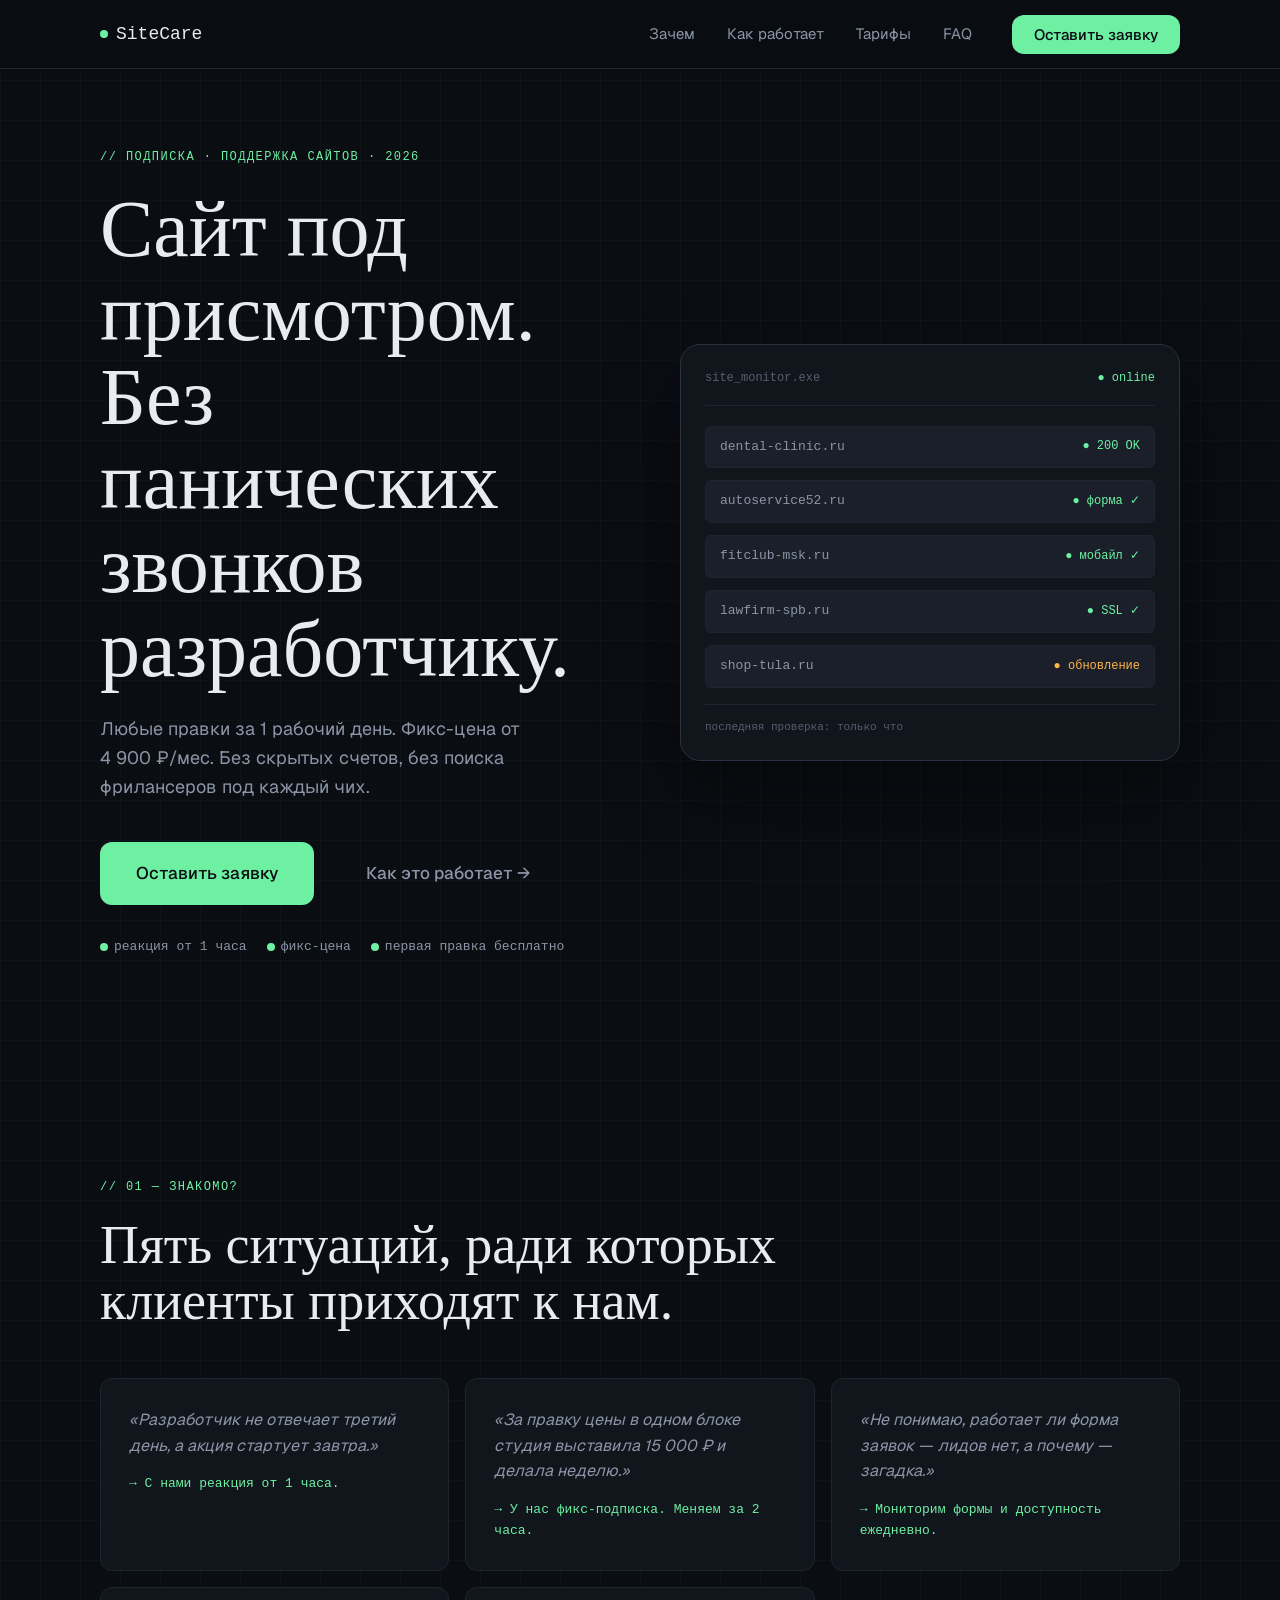
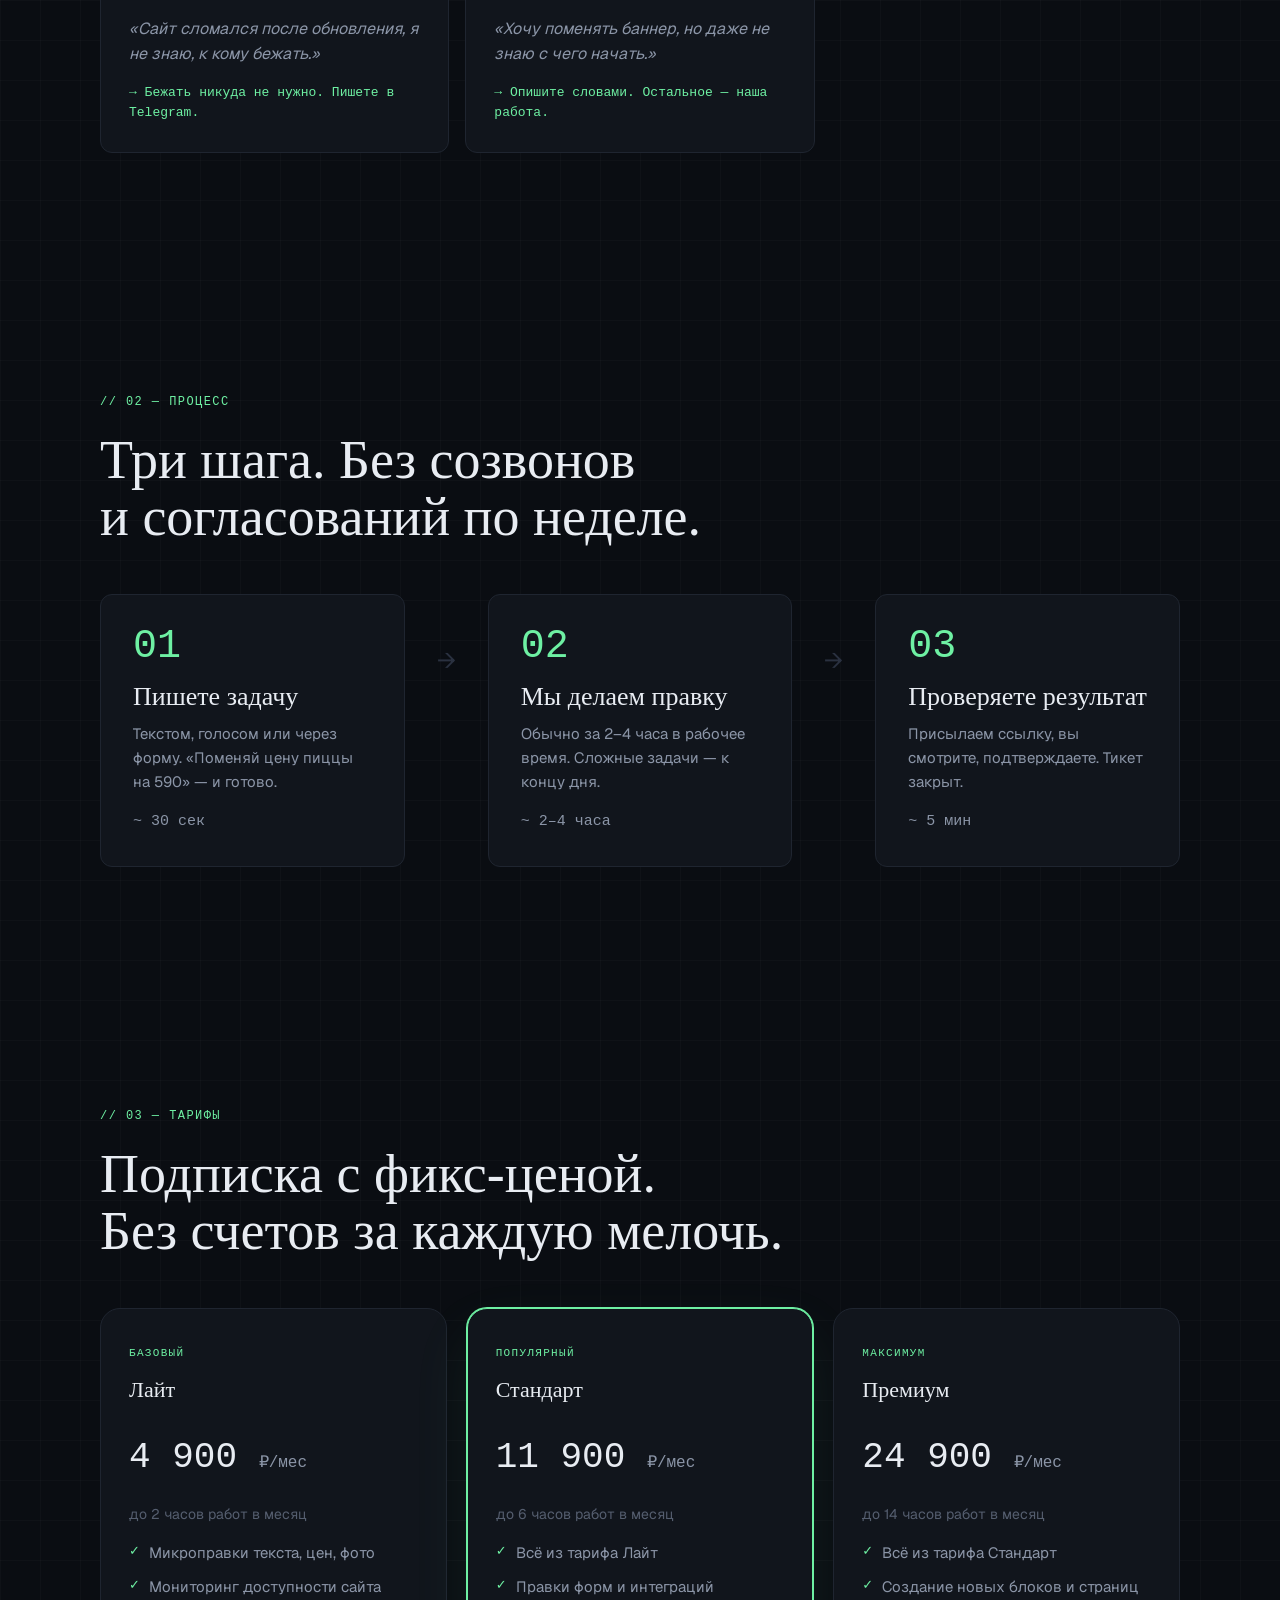
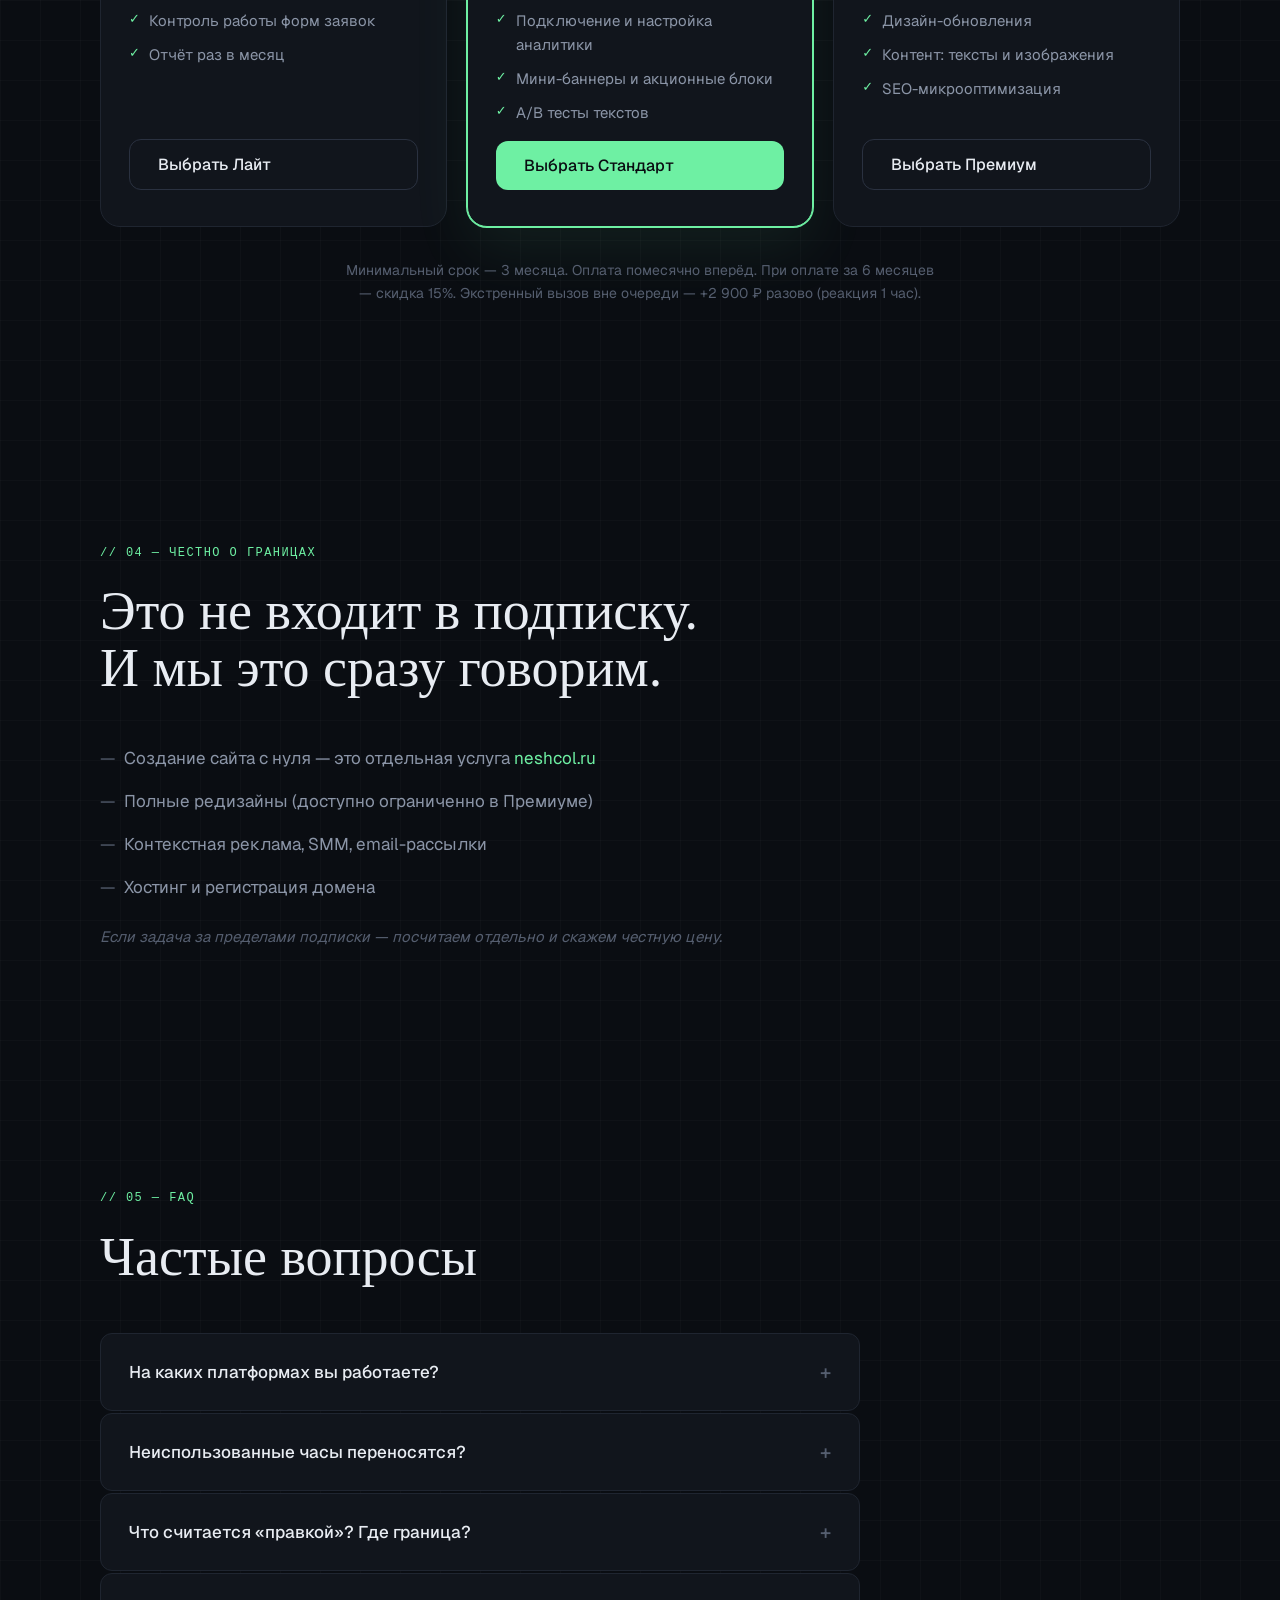
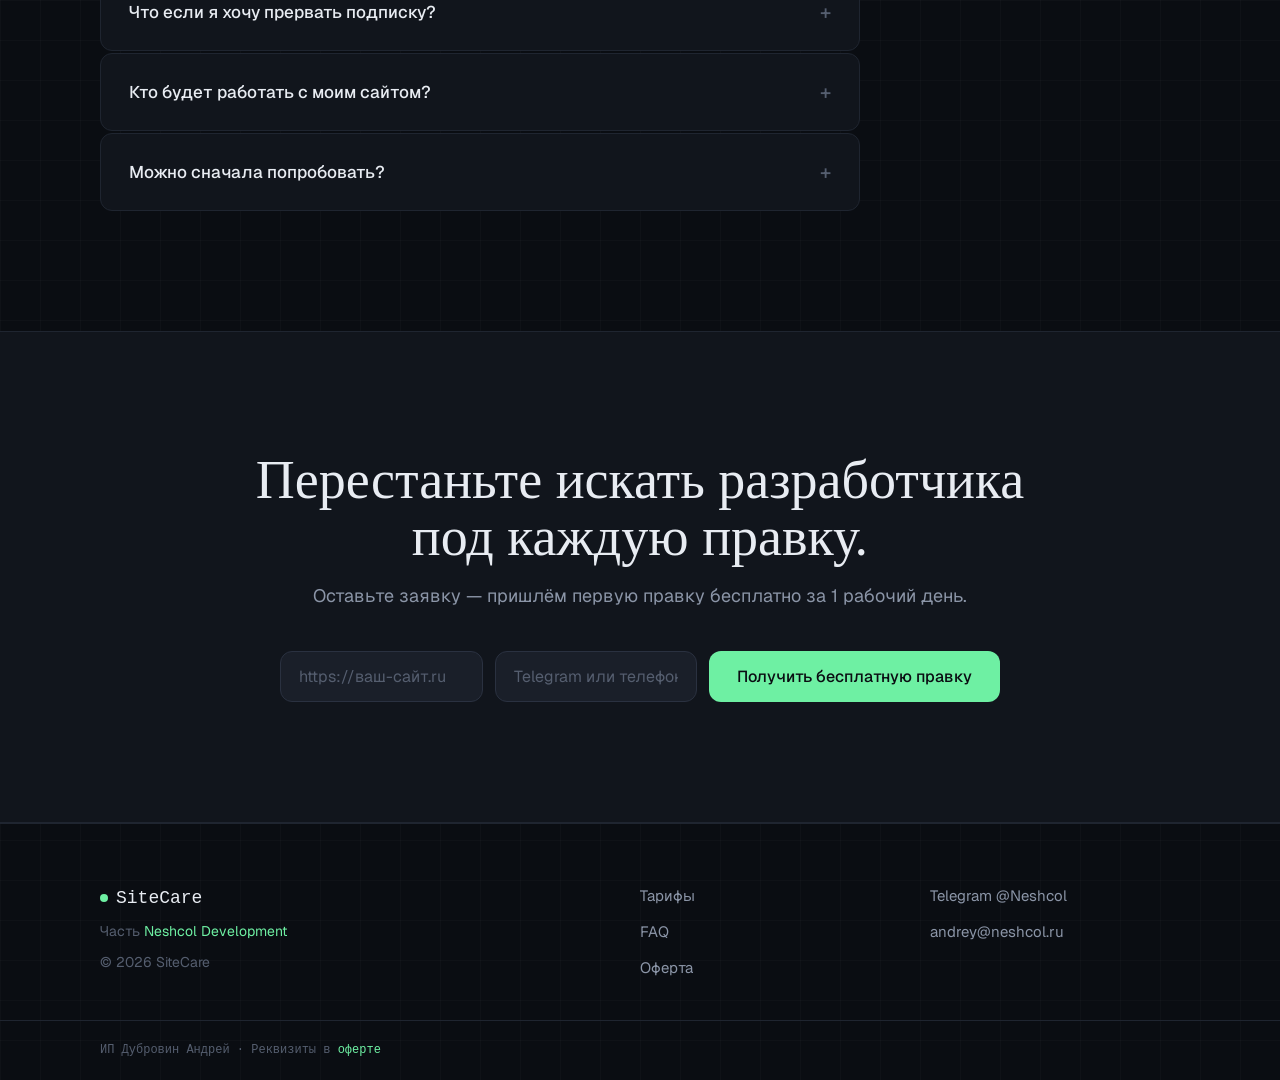
<file: index.html>
<!DOCTYPE html>
<html lang="ru">
<head>
  <meta charset="UTF-8">
  <meta name="viewport" content="width=device-width, initial-scale=1.0">
  <title>SiteCare — подписочная поддержка сайтов от 4 900 ₽/мес</title>
  <meta name="description" content="Любые правки вашего сайта за 1 рабочий день. Фикс-цена от 4 900 ₽/мес. Без поиска разработчика под каждый чих.">
  <meta property="og:title" content="SiteCare — сайт под присмотром">
  <meta property="og:description" content="Подписочная поддержка сайтов малого бизнеса. Правки за 1 день, фикс-цена.">
  <link rel="icon" href="favicon.svg" type="image/svg+xml">

  <!-- Шрифты через bunny.net (не Google Fonts — безопаснее для РФ и будущего КНР) -->
  <link rel="preconnect" href="https://fonts.bunny.net">
  <link href="https://fonts.bunny.net/css?family=instrument-serif:400,400i|geist:300,400,500|jetbrains-mono:400,500" rel="stylesheet">

  <link rel="stylesheet" href="styles.css">
</head>
<body>

<header class="site-header">
  <div class="container">
    <a href="#" class="logo">
      <span class="logo-dot"></span>
      SiteCare
    </a>
    <nav class="site-nav">
      <a href="#pain">Зачем</a>
      <a href="#how">Как работает</a>
      <a href="#pricing">Тарифы</a>
      <a href="#faq">FAQ</a>
    </nav>
    <button class="btn btn-primary nav-cta" data-open-modal data-tariff="">
      Оставить заявку
    </button>
    <button class="burger" aria-label="Меню">
      <span></span><span></span><span></span>
    </button>
  </div>
</header>

<main>
<section class="hero" id="hero">
  <div class="container hero-inner">

    <div class="hero-text">
      <p class="mono-label">// ПОДПИСКА · ПОДДЕРЖКА САЙТОВ · 2026</p>
      <h1>Сайт под присмотром.<br>Без панических звонков<br>разработчику.</h1>
      <p class="hero-sub">
        Любые правки за 1 рабочий день. Фикс-цена от 4&nbsp;900&nbsp;₽/мес.
        Без скрытых счетов, без поиска фрилансеров под каждый чих.
      </p>

      <div class="hero-actions">
        <button class="btn btn-primary btn-lg" data-open-modal data-tariff="">
          Оставить заявку
        </button>
        <a href="#how" class="btn btn-ghost btn-lg">Как это работает →</a>
      </div>

      <div class="hero-badges">
        <span class="badge"><span class="dot"></span>реакция от 1 часа</span>
        <span class="badge"><span class="dot"></span>фикс-цена</span>
        <span class="badge"><span class="dot"></span>первая правка бесплатно</span>
      </div>
    </div>

    <!-- SVG-мок дашборда статусов -->
    <div class="hero-visual" aria-hidden="true">
      <div class="dashboard-mock">
        <div class="mock-header">
          <span class="mock-title mono">site_monitor.exe</span>
          <span class="mock-status online">● online</span>
        </div>
        <div class="mock-rows">
          <div class="mock-row">
            <span class="mock-site">dental-clinic.ru</span>
            <span class="mock-ok">● 200 OK</span>
          </div>
          <div class="mock-row">
            <span class="mock-site">autoservice52.ru</span>
            <span class="mock-ok">● форма ✓</span>
          </div>
          <div class="mock-row">
            <span class="mock-site">fitclub-msk.ru</span>
            <span class="mock-ok">● мобайл ✓</span>
          </div>
          <div class="mock-row">
            <span class="mock-site">lawfirm-spb.ru</span>
            <span class="mock-ok">● SSL ✓</span>
          </div>
          <div class="mock-row">
            <span class="mock-site">shop-tula.ru</span>
            <span class="mock-warn">● обновление</span>
          </div>
        </div>
        <div class="mock-footer mono">
          последняя проверка: только что
        </div>
      </div>
    </div>

  </div>
</section>

<section class="pain-section" id="pain">
  <div class="container">
    <p class="mono-label">// 01 — ЗНАКОМО?</p>
    <h2>Пять ситуаций, ради которых<br>клиенты приходят к нам.</h2>
    <div class="pain-grid">

      <div class="pain-card">
        <p class="pain-quote">«Разработчик не отвечает третий день, а акция стартует завтра.»</p>
        <p class="pain-resolve">→ С нами реакция от 1 часа.</p>
      </div>

      <div class="pain-card">
        <p class="pain-quote">«За правку цены в одном блоке студия выставила 15&nbsp;000&nbsp;₽ и делала неделю.»</p>
        <p class="pain-resolve">→ У нас фикс-подписка. Меняем за 2 часа.</p>
      </div>

      <div class="pain-card">
        <p class="pain-quote">«Не понимаю, работает ли форма заявок — лидов нет, а почему — загадка.»</p>
        <p class="pain-resolve">→ Мониторим формы и доступность ежедневно.</p>
      </div>

      <div class="pain-card">
        <p class="pain-quote">«Сайт сломался после обновления, я не знаю, к кому бежать.»</p>
        <p class="pain-resolve">→ Бежать никуда не нужно. Пишете в Telegram.</p>
      </div>

      <div class="pain-card">
        <p class="pain-quote">«Хочу поменять баннер, но даже не знаю с чего начать.»</p>
        <p class="pain-resolve">→ Опишите словами. Остальное — наша работа.</p>
      </div>

    </div>
  </div>
</section>

<section class="how-section" id="how">
  <div class="container">
    <p class="mono-label">// 02 — ПРОЦЕСС</p>
    <h2>Три шага. Без созвонов<br>и согласований по неделе.</h2>
    <div class="steps">

      <div class="step">
        <div class="step-num mono">01</div>
        <h3>Пишете задачу</h3>
        <p>Текстом, голосом или через форму. «Поменяй цену пиццы на 590» — и готово.</p>
        <p class="step-time mono">~ 30 сек</p>
      </div>

      <div class="step-arrow" aria-hidden="true">→</div>

      <div class="step">
        <div class="step-num mono">02</div>
        <h3>Мы делаем правку</h3>
        <p>Обычно за 2–4 часа в рабочее время. Сложные задачи — к концу дня.</p>
        <p class="step-time mono">~ 2–4 часа</p>
      </div>

      <div class="step-arrow" aria-hidden="true">→</div>

      <div class="step">
        <div class="step-num mono">03</div>
        <h3>Проверяете результат</h3>
        <p>Присылаем ссылку, вы смотрите, подтверждаете. Тикет закрыт.</p>
        <p class="step-time mono">~ 5 мин</p>
      </div>

    </div>
  </div>
</section>

<section class="pricing-section" id="pricing">
  <div class="container">
    <p class="mono-label">// 03 — ТАРИФЫ</p>
    <h2>Подписка с фикс-ценой.<br>Без счетов за каждую мелочь.</h2>

    <div class="pricing-grid">

      <!-- Лайт -->
      <div class="plan">
        <div class="plan-badge">БАЗОВЫЙ</div>
        <h3 class="plan-name">Лайт</h3>
        <div class="plan-price mono">4 900 <span>₽/мес</span></div>
        <p class="plan-hours">до 2 часов работ в месяц</p>
        <ul class="plan-features">
          <li>Микроправки текста, цен, фото</li>
          <li>Мониторинг доступности сайта</li>
          <li>Контроль работы форм заявок</li>
          <li>Отчёт раз в месяц</li>
        </ul>
        <button class="btn btn-outline plan-cta"
                data-open-modal data-tariff="Лайт">
          Выбрать Лайт
        </button>
      </div>

      <!-- Стандарт — выделен -->
      <div class="plan plan-featured">
        <div class="plan-badge">ПОПУЛЯРНЫЙ</div>
        <h3 class="plan-name">Стандарт</h3>
        <div class="plan-price mono">11 900 <span>₽/мес</span></div>
        <p class="plan-hours">до 6 часов работ в месяц</p>
        <ul class="plan-features">
          <li>Всё из тарифа Лайт</li>
          <li>Правки форм и интеграций</li>
          <li>Подключение и настройка аналитики</li>
          <li>Мини-баннеры и акционные блоки</li>
          <li>A/B тесты текстов</li>
        </ul>
        <button class="btn btn-primary plan-cta"
                data-open-modal data-tariff="Стандарт">
          Выбрать Стандарт
        </button>
      </div>

      <!-- Премиум -->
      <div class="plan">
        <div class="plan-badge">МАКСИМУМ</div>
        <h3 class="plan-name">Премиум</h3>
        <div class="plan-price mono">24 900 <span>₽/мес</span></div>
        <p class="plan-hours">до 14 часов работ в месяц</p>
        <ul class="plan-features">
          <li>Всё из тарифа Стандарт</li>
          <li>Создание новых блоков и страниц</li>
          <li>Дизайн-обновления</li>
          <li>Контент: тексты и изображения</li>
          <li>SEO-микрооптимизация</li>
        </ul>
        <button class="btn btn-outline plan-cta"
                data-open-modal data-tariff="Премиум">
          Выбрать Премиум
        </button>
      </div>

    </div>

    <p class="pricing-note">
      Минимальный срок — 3 месяца. Оплата помесячно вперёд.
      При оплате за 6 месяцев — скидка 15%.
      Экстренный вызов вне очереди — +2&nbsp;900&nbsp;₽ разово (реакция 1 час).
    </p>
  </div>
</section>

<section class="limits-section" id="limits">
  <div class="container">
    <p class="mono-label">// 04 — ЧЕСТНО О ГРАНИЦАХ</p>
    <h2>Это не входит в подписку.<br>И мы это сразу говорим.</h2>
    <ul class="limits-list">
      <li>Создание сайта с нуля — это отдельная услуга <a href="https://neshcol.ru" target="_blank">neshcol.ru</a></li>
      <li>Полные редизайны (доступно ограниченно в Премиуме)</li>
      <li>Контекстная реклама, SMM, email-рассылки</li>
      <li>Хостинг и регистрация домена</li>
    </ul>
    <p class="limits-note">
      Если задача за пределами подписки — посчитаем отдельно и скажем честную цену.
    </p>
  </div>
</section>

<section class="faq-section" id="faq">
  <div class="container">
    <p class="mono-label">// 05 — FAQ</p>
    <h2>Частые вопросы</h2>
    <div class="faq-list">

      <details class="faq-item">
        <summary>На каких платформах вы работаете?</summary>
        <p>Tilda, WordPress, Битрикс, самописные сайты на HTML/CSS, React. Если у вас что-то нестандартное — пришлите ссылку, ответим за 10 минут.</p>
      </details>

      <details class="faq-item">
        <summary>Неиспользованные часы переносятся?</summary>
        <p>Нет. Подписка — это гарантия скорости и приоритетного доступа, а не банк часов. Неиспользованные часы не переносятся на следующий месяц.</p>
      </details>

      <details class="faq-item">
        <summary>Что считается «правкой»? Где граница?</summary>
        <p>Правка — любое изменение в существующих блоках: тексты, цены, фото, формы, ссылки, мелкие стилевые корректировки. Создание новых блоков и страниц — только в Премиуме.</p>
      </details>

      <details class="faq-item">
        <summary>Что если я хочу прервать подписку?</summary>
        <p>Минимальный срок — 3 месяца. Дальше — расторжение в любой момент за 14 дней до конца оплаченного периода.</p>
      </details>

      <details class="faq-item">
        <summary>Кто будет работать с моим сайтом?</summary>
        <p>Андрей Дубровин — основатель Neshcol Development — и AI-инструменты под его контролем. Это позволяет держать фикс-цену.</p>
      </details>

      <details class="faq-item">
        <summary>Можно сначала попробовать?</summary>
        <p>Да. Первая правка — бесплатная. Присылаете задачу через форму или в <a href="https://t.me/Neshcol">@Neshcol</a>, делаем, показываем результат. Дальше решаете.</p>
      </details>

    </div>
  </div>
</section>

<section class="final-cta" id="cta">
  <div class="container">
    <h2>Перестаньте искать разработчика<br>под каждую правку.</h2>
    <p>Оставьте заявку — пришлём первую правку бесплатно за 1 рабочий день.</p>

    <div class="form-wrapper">
      <form class="sitecare-form cta-form">
        <input type="hidden" name="tariff" value="Бесплатная правка">
        <div class="form-row">
          <input type="text" name="site"
                 placeholder="https://ваш-сайт.ru" required>
          <input type="text" name="contact"
                 placeholder="Telegram или телефон" required>
          <button type="submit" class="btn btn-primary">
            Получить бесплатную правку
          </button>
        </div>
      </form>
      <div class="form-success" style="display:none;"></div>
    </div>

  </div>
</section>

<footer class="site-footer">
  <div class="container footer-inner">

    <div class="footer-brand">
      <a href="#" class="logo">
        <span class="logo-dot"></span>SiteCare
      </a>
      <p>Часть <a href="https://neshcol.ru" target="_blank">Neshcol Development</a></p>
      <p class="copyright">© 2026 SiteCare</p>
    </div>

    <nav class="footer-nav">
      <a href="#pricing">Тарифы</a>
      <a href="#faq">FAQ</a>
      <a href="legal/offer.html">Оферта</a>
    </nav>

    <div class="footer-contacts">
      <a href="https://t.me/Neshcol" target="_blank">Telegram @Neshcol</a>
      <a href="mailto:andrey@neshcol.ru">andrey@neshcol.ru</a>
    </div>

  </div>
  <div class="footer-bottom">
    <div class="container">
      <p class="mono">ИП Дубровин Андрей · Реквизиты в <a href="legal/offer.html">оферте</a></p>
    </div>
  </div>
</footer>
</main>

<!-- Модалка заявки -->
<dialog id="order-modal">
  <div class="modal-inner">
    <button class="modal-close" onclick="this.closest('dialog').close()" aria-label="Закрыть">✕</button>
    <h3 id="modal-title">Оставить заявку</h3>

    <div class="form-wrapper">
      <form class="sitecare-form">
        <input type="hidden" name="tariff" value="">
        <div class="form-field">
          <label>Адрес вашего сайта</label>
          <input type="text" name="site"
                 placeholder="https://ваш-сайт.ru" required>
        </div>
        <div class="form-field">
          <label>Что нужно сделать? <span class="optional">(можно вкратце)</span></label>
          <textarea name="task" rows="3"
                    placeholder="Например: поменять цены, починить форму, обновить фото"></textarea>
        </div>
        <div class="form-field">
          <label>Как с вами связаться?</label>
          <input type="text" name="contact"
                 placeholder="Telegram @username или телефон" required>
        </div>
        <button type="submit" class="btn btn-primary btn-full">
          Отправить заявку
        </button>
      </form>
      <div class="form-success" style="display:none;"></div>
    </div>

    <p class="modal-note">Первая правка — бесплатно. Ответим в течение 1 часа.</p>
  </div>
</dialog>

<!-- Бургер-меню -->
<script>
  document.querySelector('.burger')?.addEventListener('click', () => {
    document.querySelector('.site-nav').classList.toggle('open');
  });
</script>

<script src="form-handler.js"></script>
</body>
</html>
</file>
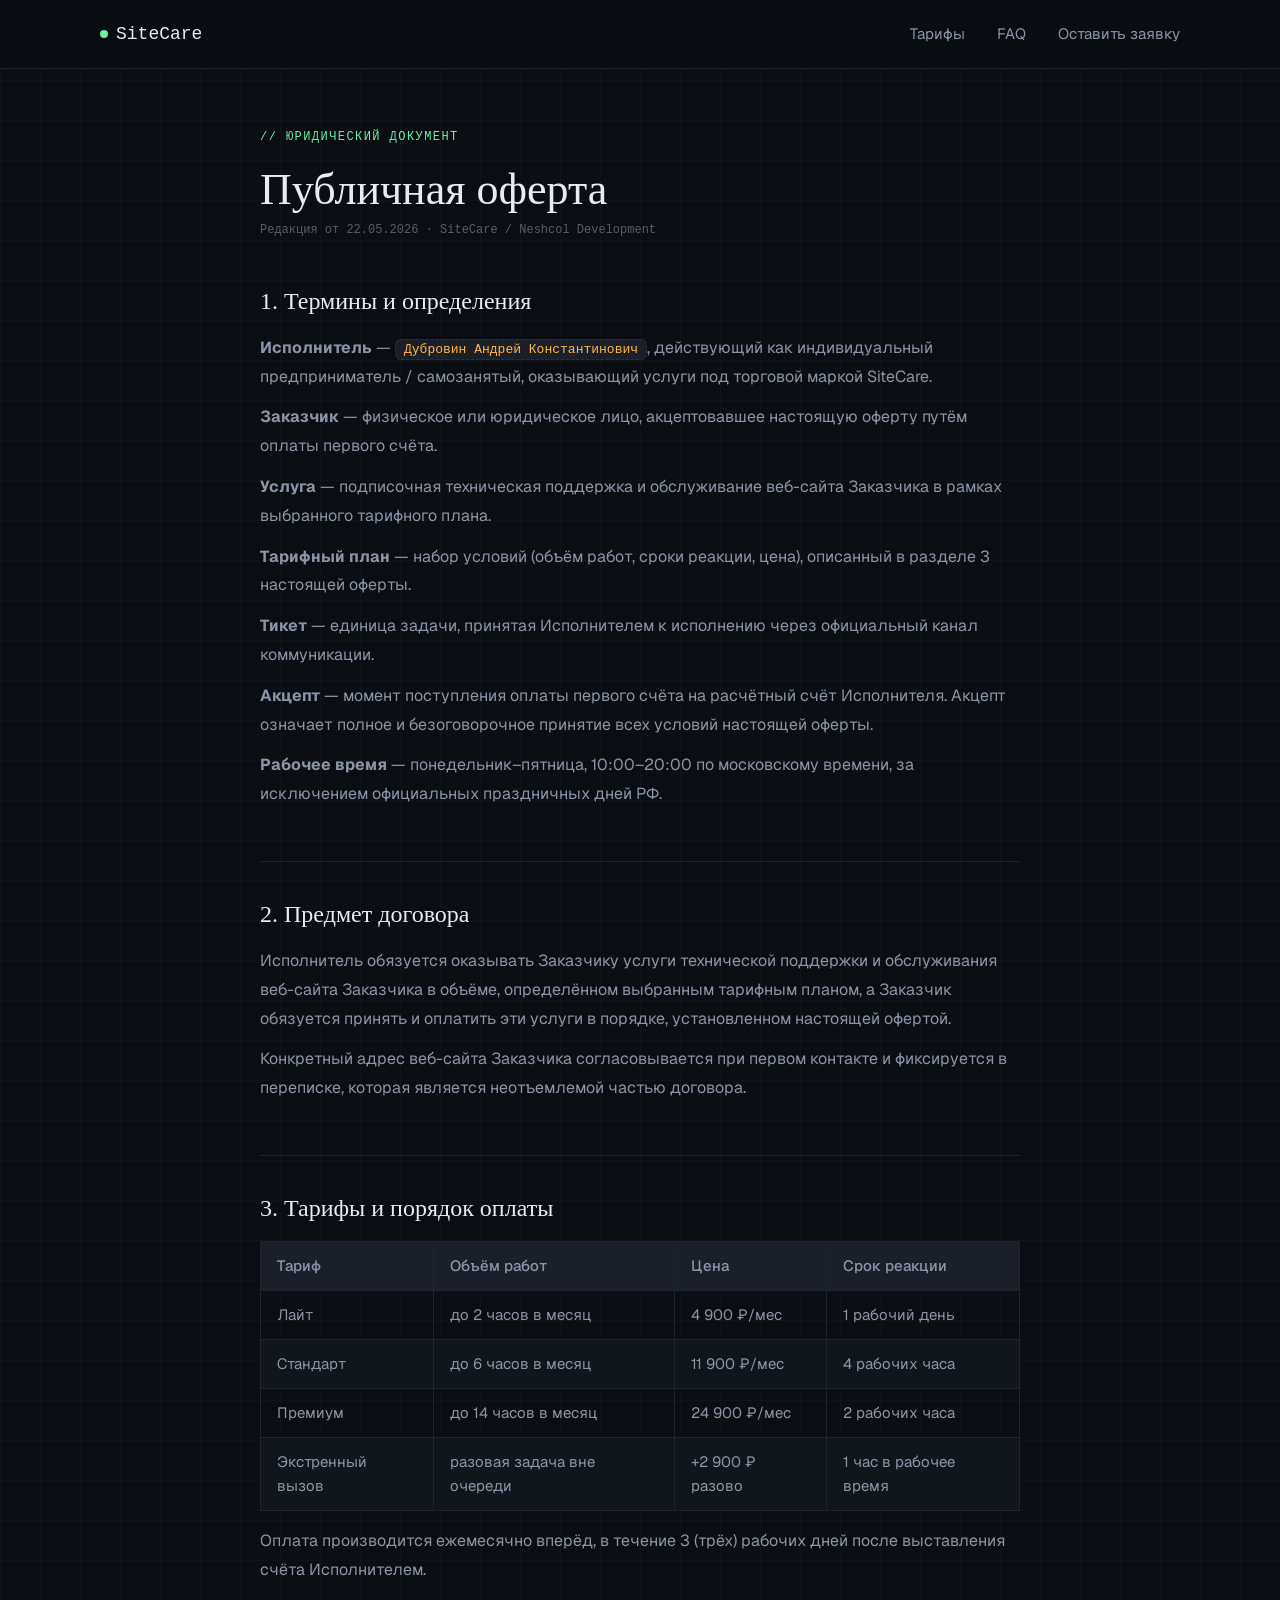
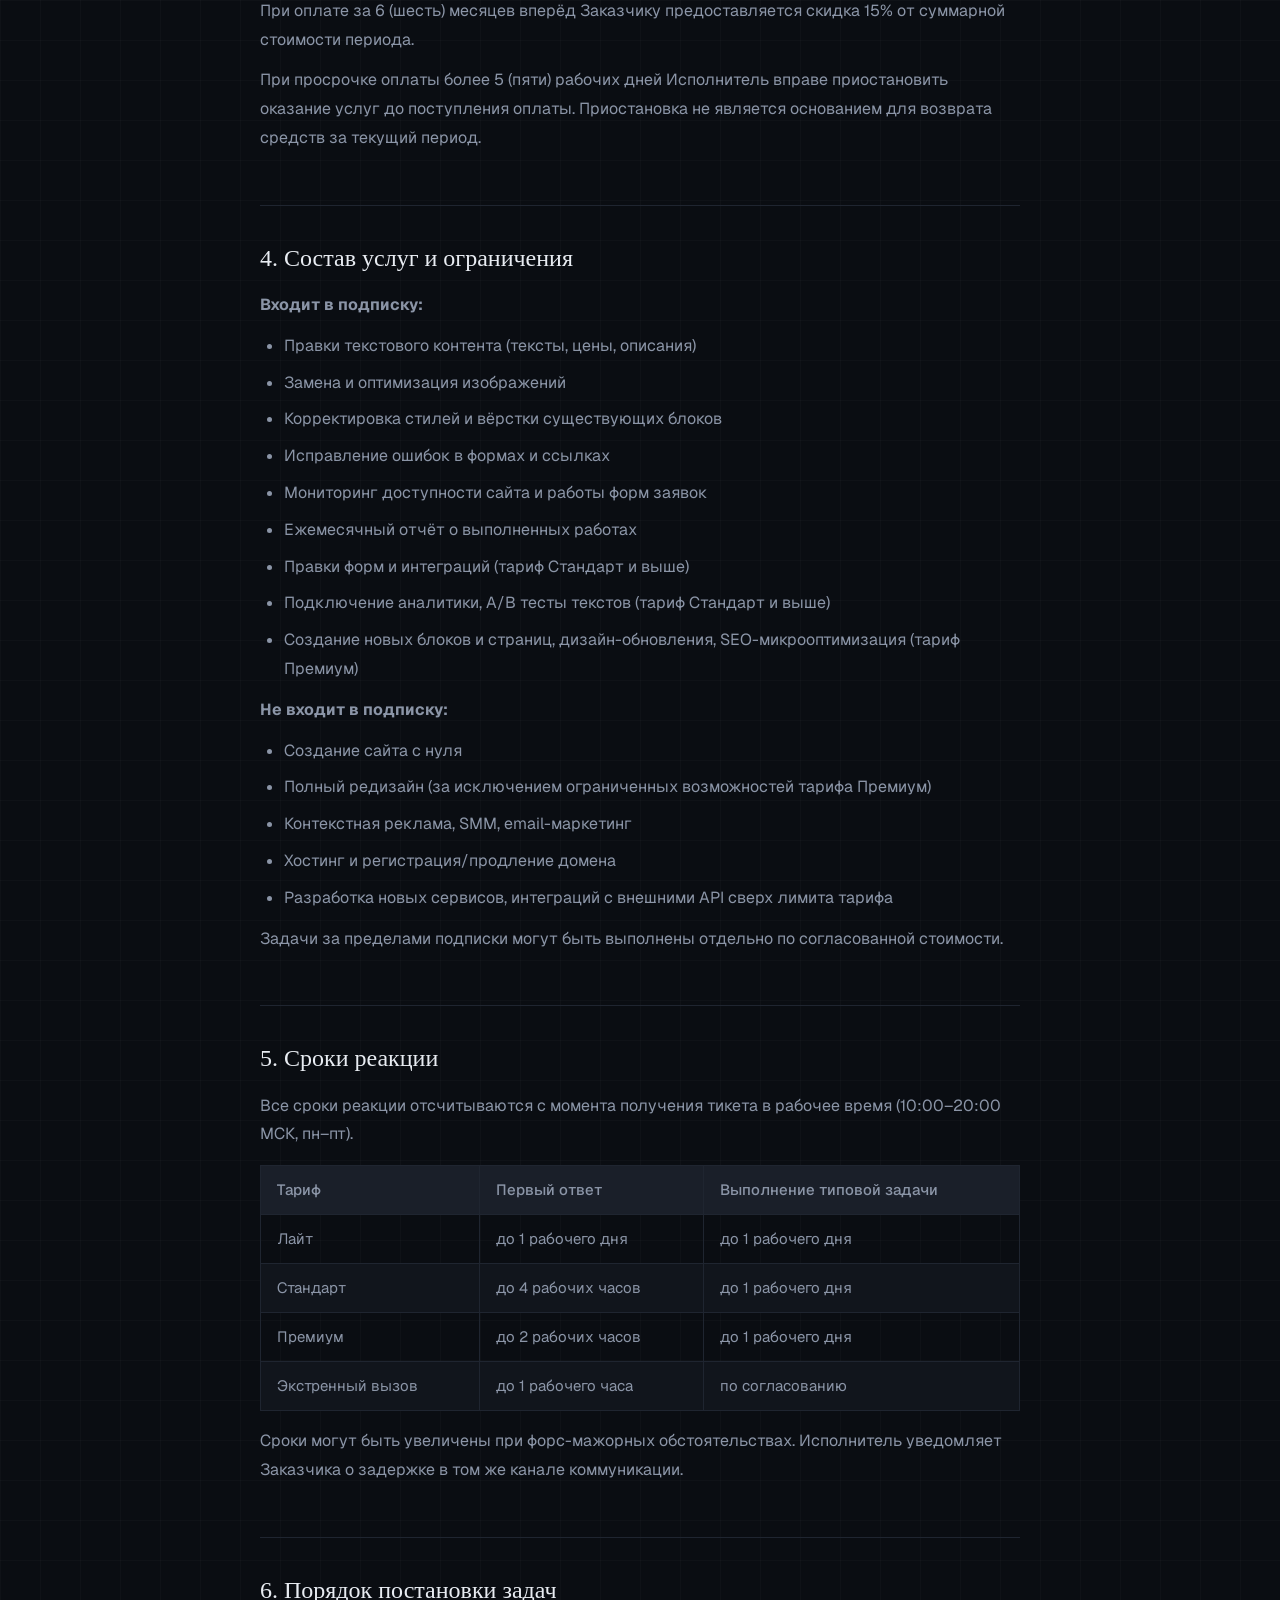
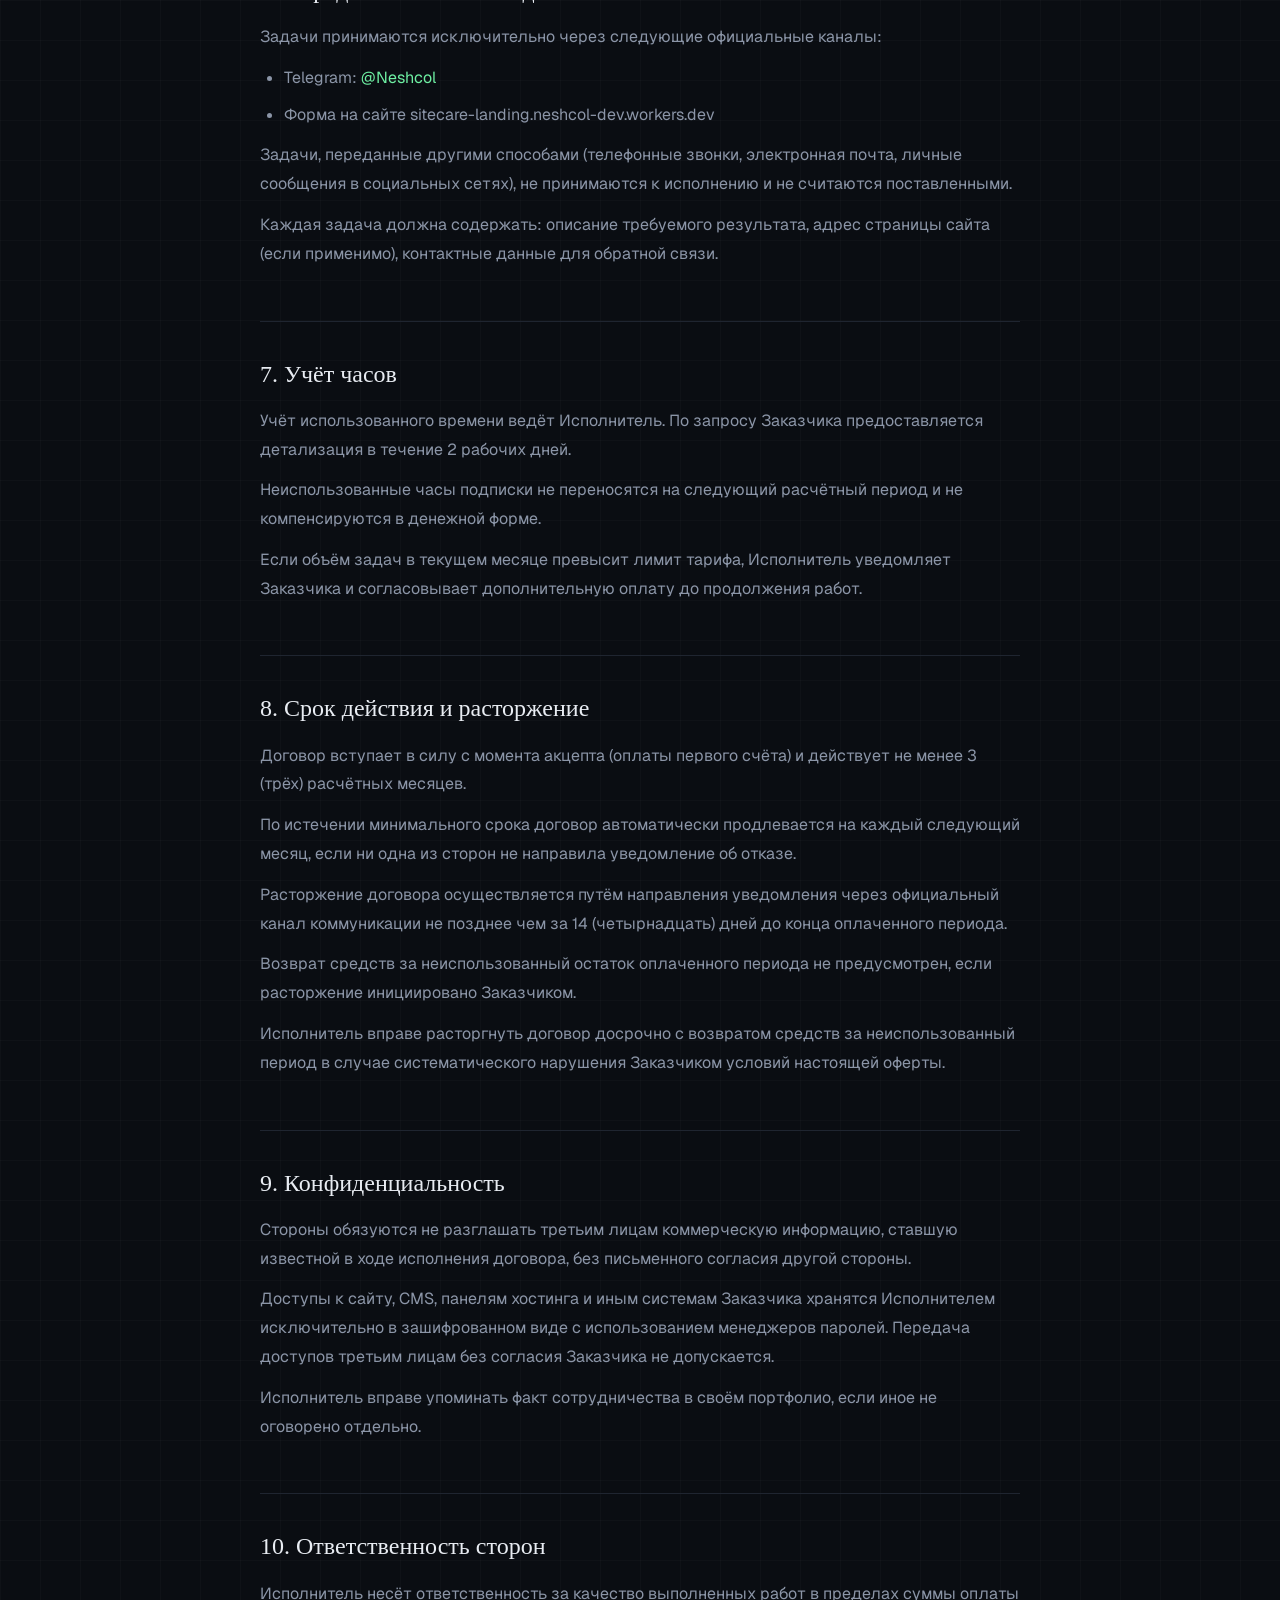
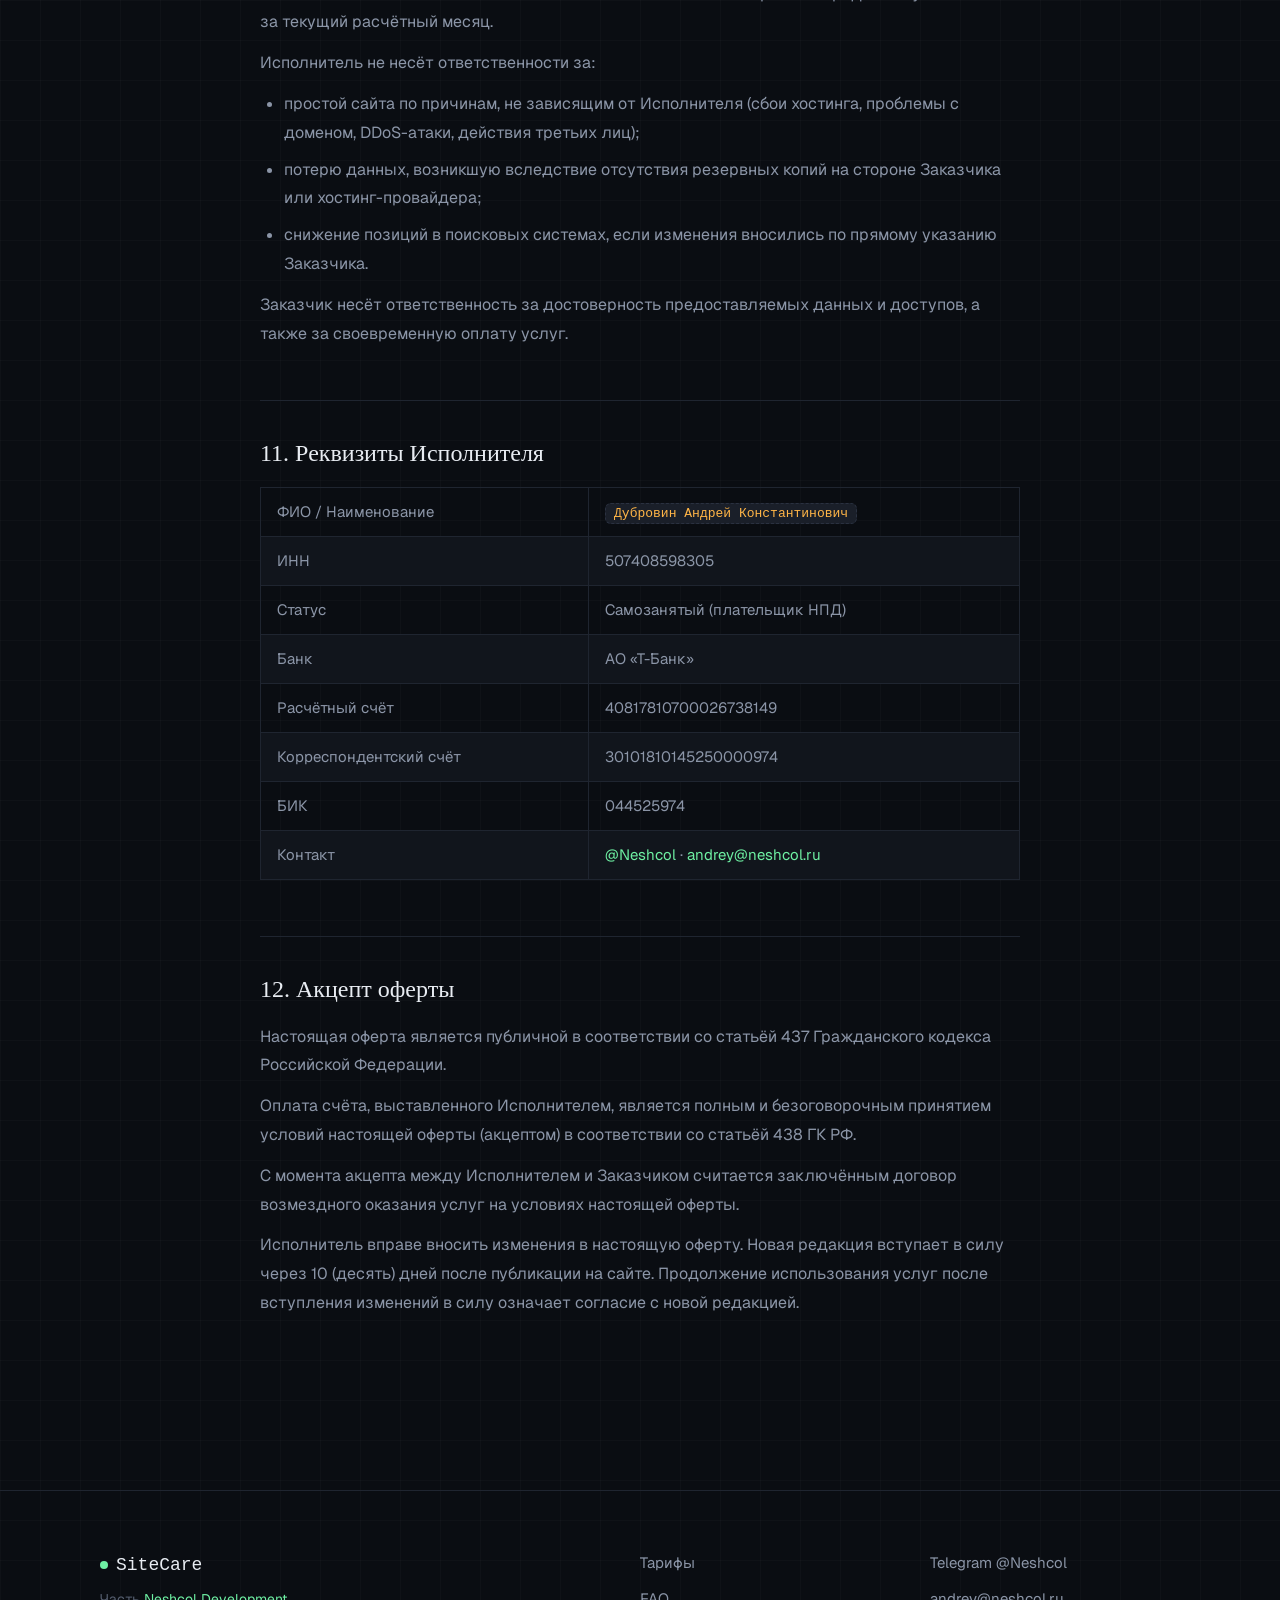
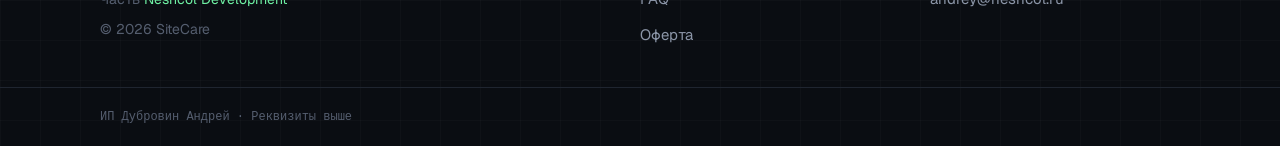
<file: legal/offer.html>
<!DOCTYPE html>
<html lang="ru">
<head>
  <meta charset="UTF-8">
  <meta name="viewport" content="width=device-width, initial-scale=1.0">
  <title>Публичная оферта — SiteCare</title>
  <meta name="description" content="Публичная оферта на оказание услуг подписочной технической поддержки сайтов SiteCare.">
  <link rel="icon" href="../favicon.svg" type="image/svg+xml">
  <link rel="preconnect" href="https://fonts.bunny.net">
  <link href="https://fonts.bunny.net/css?family=instrument-serif:400,400i|geist:300,400,500|jetbrains-mono:400,500" rel="stylesheet">
  <link rel="stylesheet" href="../styles.css">
</head>
<body>

<header class="site-header">
  <div class="container">
    <a href="../" class="logo">
      <span class="logo-dot"></span>
      SiteCare
    </a>
    <nav class="site-nav">
      <a href="../#pricing">Тарифы</a>
      <a href="../#faq">FAQ</a>
      <a href="../#cta">Оставить заявку</a>
    </nav>
    <button class="burger" aria-label="Меню">
      <span></span><span></span><span></span>
    </button>
  </div>
</header>

<main>
  <div class="container offer-content">

    <p class="mono-label">// ЮРИДИЧЕСКИЙ ДОКУМЕНТ</p>
    <h1>Публичная оферта</h1>
    <p class="offer-meta">Редакция от 22.05.2026 · SiteCare / Neshcol Development</p>

    <div class="offer-section">
      <h2>1. Термины и определения</h2>
      <p><strong>Исполнитель</strong> — <span class="placeholder">Дубровин Андрей Константинович</span>, действующий как индивидуальный предприниматель / самозанятый, оказывающий услуги под торговой маркой SiteCare.</p>
      <p><strong>Заказчик</strong> — физическое или юридическое лицо, акцептовавшее настоящую оферту путём оплаты первого счёта.</p>
      <p><strong>Услуга</strong> — подписочная техническая поддержка и обслуживание веб-сайта Заказчика в рамках выбранного тарифного плана.</p>
      <p><strong>Тарифный план</strong> — набор условий (объём работ, сроки реакции, цена), описанный в разделе 3 настоящей оферты.</p>
      <p><strong>Тикет</strong> — единица задачи, принятая Исполнителем к исполнению через официальный канал коммуникации.</p>
      <p><strong>Акцепт</strong> — момент поступления оплаты первого счёта на расчётный счёт Исполнителя. Акцепт означает полное и безоговорочное принятие всех условий настоящей оферты.</p>
      <p><strong>Рабочее время</strong> — понедельник–пятница, 10:00–20:00 по московскому времени, за исключением официальных праздничных дней РФ.</p>
    </div>

    <div class="offer-section">
      <h2>2. Предмет договора</h2>
      <p>Исполнитель обязуется оказывать Заказчику услуги технической поддержки и обслуживания веб-сайта Заказчика в объёме, определённом выбранным тарифным планом, а Заказчик обязуется принять и оплатить эти услуги в порядке, установленном настоящей офертой.</p>
      <p>Конкретный адрес веб-сайта Заказчика согласовывается при первом контакте и фиксируется в переписке, которая является неотъемлемой частью договора.</p>
    </div>

    <div class="offer-section">
      <h2>3. Тарифы и порядок оплаты</h2>

      <table class="offer-table">
        <thead>
          <tr>
            <th>Тариф</th>
            <th>Объём работ</th>
            <th>Цена</th>
            <th>Срок реакции</th>
          </tr>
        </thead>
        <tbody>
          <tr>
            <td>Лайт</td>
            <td>до 2 часов в месяц</td>
            <td>4 900 ₽/мес</td>
            <td>1 рабочий день</td>
          </tr>
          <tr>
            <td>Стандарт</td>
            <td>до 6 часов в месяц</td>
            <td>11 900 ₽/мес</td>
            <td>4 рабочих часа</td>
          </tr>
          <tr>
            <td>Премиум</td>
            <td>до 14 часов в месяц</td>
            <td>24 900 ₽/мес</td>
            <td>2 рабочих часа</td>
          </tr>
          <tr>
            <td>Экстренный вызов</td>
            <td>разовая задача вне очереди</td>
            <td>+2 900 ₽ разово</td>
            <td>1 час в рабочее время</td>
          </tr>
        </tbody>
      </table>

      <p>Оплата производится ежемесячно вперёд, в течение 3 (трёх) рабочих дней после выставления счёта Исполнителем.</p>
      <p>При оплате за 6 (шесть) месяцев вперёд Заказчику предоставляется скидка 15% от суммарной стоимости периода.</p>
      <p>При просрочке оплаты более 5 (пяти) рабочих дней Исполнитель вправе приостановить оказание услуг до поступления оплаты. Приостановка не является основанием для возврата средств за текущий период.</p>
    </div>

    <div class="offer-section">
      <h2>4. Состав услуг и ограничения</h2>
      <p><strong>Входит в подписку:</strong></p>
      <ul>
        <li>Правки текстового контента (тексты, цены, описания)</li>
        <li>Замена и оптимизация изображений</li>
        <li>Корректировка стилей и вёрстки существующих блоков</li>
        <li>Исправление ошибок в формах и ссылках</li>
        <li>Мониторинг доступности сайта и работы форм заявок</li>
        <li>Ежемесячный отчёт о выполненных работах</li>
        <li>Правки форм и интеграций (тариф Стандарт и выше)</li>
        <li>Подключение аналитики, A/B тесты текстов (тариф Стандарт и выше)</li>
        <li>Создание новых блоков и страниц, дизайн-обновления, SEO-микрооптимизация (тариф Премиум)</li>
      </ul>
      <p><strong>Не входит в подписку:</strong></p>
      <ul>
        <li>Создание сайта с нуля</li>
        <li>Полный редизайн (за исключением ограниченных возможностей тарифа Премиум)</li>
        <li>Контекстная реклама, SMM, email-маркетинг</li>
        <li>Хостинг и регистрация/продление домена</li>
        <li>Разработка новых сервисов, интеграций с внешними API сверх лимита тарифа</li>
      </ul>
      <p>Задачи за пределами подписки могут быть выполнены отдельно по согласованной стоимости.</p>
    </div>

    <div class="offer-section">
      <h2>5. Сроки реакции</h2>
      <p>Все сроки реакции отсчитываются с момента получения тикета в рабочее время (10:00–20:00 МСК, пн–пт).</p>
      <table class="offer-table">
        <thead>
          <tr>
            <th>Тариф</th>
            <th>Первый ответ</th>
            <th>Выполнение типовой задачи</th>
          </tr>
        </thead>
        <tbody>
          <tr>
            <td>Лайт</td>
            <td>до 1 рабочего дня</td>
            <td>до 1 рабочего дня</td>
          </tr>
          <tr>
            <td>Стандарт</td>
            <td>до 4 рабочих часов</td>
            <td>до 1 рабочего дня</td>
          </tr>
          <tr>
            <td>Премиум</td>
            <td>до 2 рабочих часов</td>
            <td>до 1 рабочего дня</td>
          </tr>
          <tr>
            <td>Экстренный вызов</td>
            <td>до 1 рабочего часа</td>
            <td>по согласованию</td>
          </tr>
        </tbody>
      </table>
      <p>Сроки могут быть увеличены при форс-мажорных обстоятельствах. Исполнитель уведомляет Заказчика о задержке в том же канале коммуникации.</p>
    </div>

    <div class="offer-section">
      <h2>6. Порядок постановки задач</h2>
      <p>Задачи принимаются исключительно через следующие официальные каналы:</p>
      <ul>
        <li>Telegram: <a href="https://t.me/Neshcol">@Neshcol</a></li>
        <li>Форма на сайте sitecare-landing.neshcol-dev.workers.dev</li>
      </ul>
      <p>Задачи, переданные другими способами (телефонные звонки, электронная почта, личные сообщения в социальных сетях), не принимаются к исполнению и не считаются поставленными.</p>
      <p>Каждая задача должна содержать: описание требуемого результата, адрес страницы сайта (если применимо), контактные данные для обратной связи.</p>
    </div>

    <div class="offer-section">
      <h2>7. Учёт часов</h2>
      <p>Учёт использованного времени ведёт Исполнитель. По запросу Заказчика предоставляется детализация в течение 2 рабочих дней.</p>
      <p>Неиспользованные часы подписки не переносятся на следующий расчётный период и не компенсируются в денежной форме.</p>
      <p>Если объём задач в текущем месяце превысит лимит тарифа, Исполнитель уведомляет Заказчика и согласовывает дополнительную оплату до продолжения работ.</p>
    </div>

    <div class="offer-section">
      <h2>8. Срок действия и расторжение</h2>
      <p>Договор вступает в силу с момента акцепта (оплаты первого счёта) и действует не менее 3 (трёх) расчётных месяцев.</p>
      <p>По истечении минимального срока договор автоматически продлевается на каждый следующий месяц, если ни одна из сторон не направила уведомление об отказе.</p>
      <p>Расторжение договора осуществляется путём направления уведомления через официальный канал коммуникации не позднее чем за 14 (четырнадцать) дней до конца оплаченного периода.</p>
      <p>Возврат средств за неиспользованный остаток оплаченного периода не предусмотрен, если расторжение инициировано Заказчиком.</p>
      <p>Исполнитель вправе расторгнуть договор досрочно с возвратом средств за неиспользованный период в случае систематического нарушения Заказчиком условий настоящей оферты.</p>
    </div>

    <div class="offer-section">
      <h2>9. Конфиденциальность</h2>
      <p>Стороны обязуются не разглашать третьим лицам коммерческую информацию, ставшую известной в ходе исполнения договора, без письменного согласия другой стороны.</p>
      <p>Доступы к сайту, CMS, панелям хостинга и иным системам Заказчика хранятся Исполнителем исключительно в зашифрованном виде с использованием менеджеров паролей. Передача доступов третьим лицам без согласия Заказчика не допускается.</p>
      <p>Исполнитель вправе упоминать факт сотрудничества в своём портфолио, если иное не оговорено отдельно.</p>
    </div>

    <div class="offer-section">
      <h2>10. Ответственность сторон</h2>
      <p>Исполнитель несёт ответственность за качество выполненных работ в пределах суммы оплаты за текущий расчётный месяц.</p>
      <p>Исполнитель не несёт ответственности за:</p>
      <ul>
        <li>простой сайта по причинам, не зависящим от Исполнителя (сбои хостинга, проблемы с доменом, DDoS-атаки, действия третьих лиц);</li>
        <li>потерю данных, возникшую вследствие отсутствия резервных копий на стороне Заказчика или хостинг-провайдера;</li>
        <li>снижение позиций в поисковых системах, если изменения вносились по прямому указанию Заказчика.</li>
      </ul>
      <p>Заказчик несёт ответственность за достоверность предоставляемых данных и доступов, а также за своевременную оплату услуг.</p>
    </div>

    <div class="offer-section">
      <h2>11. Реквизиты Исполнителя</h2>
      <table class="offer-table">
        <tbody>
          <tr><td>ФИО / Наименование</td><td><span class="placeholder">Дубровин Андрей Константинович</span></td></tr>
          <tr><td>ИНН</td><td>507408598305</td></tr>
          <tr><td>Статус</td><td>Самозанятый (плательщик НПД)</td></tr>
          <tr><td>Банк</td><td>АО «Т-Банк»</td></tr>
          <tr><td>Расчётный счёт</td><td>40817810700026738149</td></tr>
          <tr><td>Корреспондентский счёт</td><td>30101810145250000974</td></tr>
          <tr><td>БИК</td><td>044525974</td></tr>
          <tr><td>Контакт</td><td><a href="https://t.me/Neshcol">@Neshcol</a> · <a href="mailto:andrey@neshcol.ru">andrey@neshcol.ru</a></td></tr>
        </tbody>
      </table>
    </div>

    <div class="offer-section">
      <h2>12. Акцепт оферты</h2>
      <p>Настоящая оферта является публичной в соответствии со статьёй 437 Гражданского кодекса Российской Федерации.</p>
      <p>Оплата счёта, выставленного Исполнителем, является полным и безоговорочным принятием условий настоящей оферты (акцептом) в соответствии со статьёй 438 ГК РФ.</p>
      <p>С момента акцепта между Исполнителем и Заказчиком считается заключённым договор возмездного оказания услуг на условиях настоящей оферты.</p>
      <p>Исполнитель вправе вносить изменения в настоящую оферту. Новая редакция вступает в силу через 10 (десять) дней после публикации на сайте. Продолжение использования услуг после вступления изменений в силу означает согласие с новой редакцией.</p>
    </div>

  </div>
</main>

<footer class="site-footer">
  <div class="container footer-inner">

    <div class="footer-brand">
      <a href="../" class="logo">
        <span class="logo-dot"></span>SiteCare
      </a>
      <p>Часть <a href="https://neshcol.ru" target="_blank">Neshcol Development</a></p>
      <p class="copyright">© 2026 SiteCare</p>
    </div>

    <nav class="footer-nav">
      <a href="../#pricing">Тарифы</a>
      <a href="../#faq">FAQ</a>
      <a href="offer.html">Оферта</a>
    </nav>

    <div class="footer-contacts">
      <a href="https://t.me/Neshcol" target="_blank">Telegram @Neshcol</a>
      <a href="mailto:andrey@neshcol.ru">andrey@neshcol.ru</a>
    </div>

  </div>
  <div class="footer-bottom">
    <div class="container">
      <p class="mono">ИП Дубровин Андрей · Реквизиты выше</p>
    </div>
  </div>
</footer>

<script>
  document.querySelector('.burger')?.addEventListener('click', () => {
    document.querySelector('.site-nav').classList.toggle('open');
  });
</script>

</body>
</html>
</file>
<file: styles.css>
/* ===== ДИЗАЙН-СИСТЕМА SITECARE =====
   Концепция: тёмная диспетчерская / NOC-room
   Метафора: твой сайт под наблюдением 24/7
   Никаких пурпурных градиентов, никакого AI-slop */

:root {
  /* Фоны */
  --bg-deep:     #0a0d12;
  --bg-panel:    #11151c;
  --bg-elevated: #1a1f29;

  /* Границы */
  --border-subtle: #1f2530;
  --border-strong: #2a3140;

  /* Текст */
  --text-primary:   #e8ecf2;
  --text-secondary: #8b95a7;
  --text-muted:     #555e6f;

  /* Акцент — мятно-зелёный «всё работает» */
  --signal:     #6ef0a3;
  --signal-dim: rgba(110, 240, 163, 0.1);
  --warning:    #ffb547;
  --danger:     #ff6b6b;

  /* Радиусы */
  --r-sm: 6px;
  --r-md: 12px;
  --r-lg: 20px;

  /* Шрифты */
  --font-display: 'Instrument Serif', Georgia, serif;
  --font-body:    'Geist', -apple-system, system-ui, sans-serif;
  --font-mono:    'JetBrains Mono', ui-monospace, Menlo, monospace;

  /* Отступы */
  --section-py: clamp(64px, 10vw, 120px);
  --container:  1200px;
  --gap-md:     24px;
}

*, *::before, *::after { box-sizing: border-box; margin: 0; padding: 0; }

html { scroll-behavior: smooth; }

body {
  background: var(--bg-deep);
  color: var(--text-primary);
  font-family: var(--font-body);
  font-size: 17px;
  line-height: 1.6;
  -webkit-font-smoothing: antialiased;

  /* Тонкая сетка на фоне */
  background-image:
    linear-gradient(rgba(255,255,255,0.02) 1px, transparent 1px),
    linear-gradient(90deg, rgba(255,255,255,0.02) 1px, transparent 1px);
  background-size: 40px 40px;
}

img, svg { display: block; max-width: 100%; }
a { color: var(--signal); text-decoration: none; }
a:hover { text-decoration: underline; }

/* ===== УТИЛИТЫ ===== */

.container {
  max-width: var(--container);
  margin: 0 auto;
  padding: 0 clamp(20px, 5vw, 60px);
}

.mono {
  font-family: var(--font-mono);
  font-size: 13px;
}

.mono-label {
  font-family: var(--font-mono);
  font-size: 12px;
  text-transform: uppercase;
  letter-spacing: 0.12em;
  color: var(--signal);
  margin-bottom: 20px;
}

h1, h2, h3 {
  font-family: var(--font-display);
  font-weight: 400;
  line-height: 1.05;
  color: var(--text-primary);
}

h1 { font-size: clamp(40px, 7vw, 80px); }
h2 { font-size: clamp(30px, 5vw, 54px); margin-bottom: 48px; }
h3 { font-size: clamp(20px, 2.5vw, 26px); margin-bottom: 12px; }

/* Пульсирующая зелёная точка */
.dot, .logo-dot {
  display: inline-block;
  width: 8px;
  height: 8px;
  background: var(--signal);
  border-radius: 50%;
  animation: pulse 2s ease-in-out infinite;
}

@keyframes pulse {
  0%, 100% { opacity: 1; box-shadow: 0 0 0 0 var(--signal-dim); }
  50%       { opacity: 0.7; box-shadow: 0 0 0 6px transparent; }
}

/* Fade-in анимация */
@keyframes fadeUp {
  from { opacity: 0; transform: translateY(20px); }
  to   { opacity: 1; transform: translateY(0); }
}

.fade-up { animation: fadeUp 0.6s ease both; }

/* ===== КНОПКИ ===== */

.btn {
  display: inline-flex;
  align-items: center;
  gap: 8px;
  padding: 14px 28px;
  border-radius: var(--r-md);
  font-family: var(--font-body);
  font-size: 16px;
  font-weight: 500;
  cursor: pointer;
  border: none;
  transition: all 0.2s ease;
  white-space: nowrap;
  text-decoration: none;
}

.btn-primary {
  background: var(--signal);
  color: var(--bg-deep);
}
.btn-primary:hover {
  background: #88f5b8;
  transform: translateY(-1px);
  box-shadow: 0 8px 24px rgba(110,240,163,0.25);
}

.btn-outline {
  background: transparent;
  color: var(--text-primary);
  border: 1px solid var(--border-strong);
}
.btn-outline:hover {
  border-color: var(--signal);
  color: var(--signal);
}

.btn-ghost {
  background: transparent;
  color: var(--text-secondary);
  padding-left: 0;
  padding-right: 0;
}
.btn-ghost:hover { color: var(--text-primary); }

.btn-lg { padding: 18px 36px; font-size: 17px; }
.btn-full { width: 100%; justify-content: center; }

.btn:disabled {
  opacity: 0.5;
  cursor: not-allowed;
  transform: none;
}

/* ===== HEADER ===== */

.site-header {
  position: fixed;
  top: 0; left: 0; right: 0;
  z-index: 100;
  background: rgba(10, 13, 18, 0.85);
  backdrop-filter: blur(12px);
  border-bottom: 1px solid var(--border-subtle);
}

.site-header .container {
  display: flex;
  align-items: center;
  gap: 32px;
  height: 68px;
}

.logo {
  font-family: var(--font-mono);
  font-size: 18px;
  font-weight: 500;
  color: var(--text-primary);
  display: flex;
  align-items: center;
  gap: 8px;
  text-decoration: none;
  flex-shrink: 0;
}

.site-nav {
  display: flex;
  gap: 32px;
  margin-left: auto;
}

.site-nav a {
  color: var(--text-secondary);
  font-size: 15px;
  transition: color 0.2s;
}
.site-nav a:hover { color: var(--text-primary); text-decoration: none; }

.nav-cta { margin-left: 8px; padding: 10px 22px; font-size: 15px; }

.burger {
  display: none;
  flex-direction: column;
  gap: 5px;
  background: none;
  border: none;
  cursor: pointer;
  padding: 4px;
  margin-left: auto;
}
.burger span {
  display: block;
  width: 24px;
  height: 2px;
  background: var(--text-primary);
  border-radius: 2px;
}

/* ===== HERO ===== */

.hero {
  padding: calc(68px + 80px) 0 100px;
  overflow: hidden;
}

.hero-inner {
  display: grid;
  grid-template-columns: 1fr 1fr;
  gap: 80px;
  align-items: center;
}

.hero-text { animation: fadeUp 0.7s ease both; }

.hero h1 { margin-bottom: 24px; }
.hero-sub { font-size: 18px; color: var(--text-secondary); margin-bottom: 40px; max-width: 480px; }

.hero-actions {
  display: flex;
  gap: 16px;
  flex-wrap: wrap;
  margin-bottom: 32px;
}

.hero-badges {
  display: flex;
  gap: 20px;
  flex-wrap: wrap;
}

.badge {
  display: flex;
  align-items: center;
  gap: 6px;
  font-family: var(--font-mono);
  font-size: 13px;
  color: var(--text-secondary);
}

/* Dashboard mock */
.hero-visual {
  animation: fadeUp 0.7s 0.2s ease both;
}

.dashboard-mock {
  background: var(--bg-panel);
  border: 1px solid var(--border-strong);
  border-radius: var(--r-lg);
  padding: 24px;
  box-shadow: 0 32px 80px rgba(0,0,0,0.4);
}

.mock-header {
  display: flex;
  justify-content: space-between;
  align-items: center;
  margin-bottom: 20px;
  padding-bottom: 16px;
  border-bottom: 1px solid var(--border-subtle);
}

.mock-title { color: var(--text-muted); font-size: 12px; }
.mock-status { font-family: var(--font-mono); font-size: 12px; color: var(--signal); }

.mock-rows { display: flex; flex-direction: column; gap: 12px; }

.mock-row {
  display: flex;
  justify-content: space-between;
  align-items: center;
  padding: 10px 14px;
  background: var(--bg-elevated);
  border-radius: var(--r-sm);
  border: 1px solid var(--border-subtle);
  transition: border-color 0.2s;
}
.mock-row:hover { border-color: var(--border-strong); }

.mock-site { font-family: var(--font-mono); font-size: 13px; color: var(--text-secondary); }
.mock-ok   { font-family: var(--font-mono); font-size: 12px; color: var(--signal); }
.mock-warn { font-family: var(--font-mono); font-size: 12px; color: var(--warning); }

.mock-footer {
  margin-top: 16px;
  padding-top: 14px;
  border-top: 1px solid var(--border-subtle);
  color: var(--text-muted);
  font-size: 11px;
}

/* ===== СЕКЦИИ ===== */

section { padding: var(--section-py) 0; }

/* Боли */
.pain-grid {
  display: grid;
  grid-template-columns: repeat(auto-fit, minmax(280px, 1fr));
  gap: 16px;
}

.pain-card {
  background: var(--bg-panel);
  border: 1px solid var(--border-subtle);
  border-radius: var(--r-md);
  padding: 28px;
  transition: border-color 0.2s, transform 0.2s;
}
.pain-card:hover {
  border-color: var(--border-strong);
  transform: translateY(-2px);
}

.pain-quote {
  font-style: italic;
  color: var(--text-secondary);
  margin-bottom: 16px;
  font-size: 16px;
  line-height: 1.6;
}
.pain-resolve {
  font-family: var(--font-mono);
  font-size: 13px;
  color: var(--signal);
}

/* Шаги */
.steps {
  display: flex;
  align-items: flex-start;
  gap: 32px;
}

.step {
  flex: 1;
  background: var(--bg-panel);
  border: 1px solid var(--border-subtle);
  border-radius: var(--r-md);
  padding: 32px;
}

.step-num {
  font-size: 40px;
  color: var(--signal);
  margin-bottom: 16px;
  line-height: 1;
}

.step p { color: var(--text-secondary); font-size: 15px; }
.step-time { margin-top: 16px; color: var(--text-muted); }

.step-arrow {
  font-size: 24px;
  color: var(--border-strong);
  margin-top: 48px;
  flex-shrink: 0;
}

/* Тарифы */
.pricing-grid {
  display: grid;
  grid-template-columns: repeat(3, 1fr);
  gap: 20px;
  margin-bottom: 32px;
}

.plan {
  background: var(--bg-panel);
  border: 1px solid var(--border-subtle);
  border-radius: var(--r-lg);
  padding: 36px 28px;
  display: flex;
  flex-direction: column;
  gap: 16px;
  transition: border-color 0.2s;
}
.plan:hover { border-color: var(--border-strong); }

.plan-featured {
  border-color: var(--signal);
  box-shadow: 0 0 0 1px var(--signal), 0 24px 60px rgba(110,240,163,0.08);
}

.plan-badge {
  font-family: var(--font-mono);
  font-size: 11px;
  letter-spacing: 0.12em;
  color: var(--signal);
}

.plan-name { font-size: 22px; }

.plan-price {
  font-size: 36px;
  color: var(--text-primary);
}
.plan-price span { font-size: 16px; color: var(--text-secondary); }

.plan-hours { font-size: 14px; color: var(--text-muted); }

.plan-features {
  list-style: none;
  flex: 1;
  display: flex;
  flex-direction: column;
  gap: 10px;
}

.plan-features li {
  font-size: 15px;
  color: var(--text-secondary);
  padding-left: 20px;
  position: relative;
}
.plan-features li::before {
  content: '✓';
  position: absolute;
  left: 0;
  color: var(--signal);
  font-size: 13px;
}

.plan-cta { margin-top: auto; }

.pricing-note {
  font-size: 14px;
  color: var(--text-muted);
  text-align: center;
  max-width: 600px;
  margin: 0 auto;
}

/* Границы */
.limits-list {
  list-style: none;
  display: flex;
  flex-direction: column;
  gap: 16px;
  max-width: 640px;
  margin-bottom: 24px;
}
.limits-list li {
  padding-left: 24px;
  position: relative;
  color: var(--text-secondary);
}
.limits-list li::before {
  content: '—';
  position: absolute;
  left: 0;
  color: var(--text-muted);
}
.limits-note {
  font-size: 15px;
  color: var(--text-muted);
  font-style: italic;
}

/* FAQ */
.faq-list {
  max-width: 760px;
  display: flex;
  flex-direction: column;
  gap: 2px;
}

.faq-item {
  background: var(--bg-panel);
  border: 1px solid var(--border-subtle);
  border-radius: var(--r-md);
  overflow: hidden;
}

.faq-item summary {
  padding: 22px 28px;
  cursor: pointer;
  font-size: 17px;
  font-weight: 500;
  list-style: none;
  display: flex;
  justify-content: space-between;
  align-items: center;
  transition: color 0.2s;
}
.faq-item summary::-webkit-details-marker { display: none; }
.faq-item summary::after {
  content: '+';
  font-size: 20px;
  color: var(--text-muted);
  transition: transform 0.2s;
  flex-shrink: 0;
}
.faq-item[open] summary::after { transform: rotate(45deg); }
.faq-item summary:hover { color: var(--signal); }

.faq-item p {
  padding: 0 28px 22px;
  color: var(--text-secondary);
  font-size: 16px;
  line-height: 1.7;
}

/* Финальный CTA */
.final-cta {
  background: var(--bg-panel);
  border-top: 1px solid var(--border-subtle);
  border-bottom: 1px solid var(--border-subtle);
  text-align: center;
}
.final-cta h2 { margin-bottom: 16px; }
.final-cta > .container > p {
  color: var(--text-secondary);
  font-size: 18px;
  margin-bottom: 40px;
}

/* ===== ФОРМЫ ===== */

.form-wrapper { position: relative; }

.cta-form .form-row {
  display: flex;
  gap: 12px;
  max-width: 720px;
  margin: 0 auto;
}

input, textarea {
  width: 100%;
  background: var(--bg-elevated);
  border: 1px solid var(--border-strong);
  border-radius: var(--r-md);
  padding: 14px 18px;
  color: var(--text-primary);
  font-family: var(--font-body);
  font-size: 16px;
  outline: none;
  transition: border-color 0.2s, box-shadow 0.2s;
}

input::placeholder, textarea::placeholder { color: var(--text-muted); }

input:focus, textarea:focus {
  border-color: var(--signal);
  box-shadow: 0 0 0 3px var(--signal-dim);
}

textarea { resize: vertical; min-height: 90px; }

.form-field { display: flex; flex-direction: column; gap: 8px; margin-bottom: 16px; }
.form-field label { font-size: 14px; color: var(--text-secondary); }
.form-field .optional { color: var(--text-muted); }

.form-success {
  align-items: center;
  justify-content: center;
  flex-direction: column;
  text-align: center;
  padding: 40px;
  gap: 16px;
}

.success-inner { display: flex; flex-direction: column; align-items: center; gap: 12px; }

.success-icon {
  width: 56px;
  height: 56px;
  background: var(--signal-dim);
  border: 1px solid var(--signal);
  border-radius: 50%;
  display: flex;
  align-items: center;
  justify-content: center;
  font-size: 24px;
  color: var(--signal);
}

.form-success h3 {
  font-size: 22px;
  font-family: var(--font-display);
}
.form-success p { color: var(--text-secondary); font-size: 15px; }
.form-error { color: var(--danger); font-size: 14px; margin-top: 8px; }

/* ===== МОДАЛКА ===== */

dialog {
  background: var(--bg-panel);
  border: 1px solid var(--border-strong);
  border-radius: var(--r-lg);
  padding: 0;
  max-width: 520px;
  width: 90%;
  color: var(--text-primary);
  box-shadow: 0 40px 100px rgba(0,0,0,0.6);
  position: fixed;
  top: 50%;
  left: 50%;
  transform: translate(-50%, -50%);
  margin: 0;
}
dialog::backdrop {
  background: rgba(0, 0, 0, 0.75);
  backdrop-filter: blur(4px);
}
dialog[open] { animation: fadeUp 0.25s ease both; }

.modal-inner { padding: 40px 36px 32px; position: relative; }

.modal-close {
  position: absolute;
  top: 16px; right: 16px;
  background: var(--bg-elevated);
  border: 1px solid var(--border-subtle);
  color: var(--text-secondary);
  width: 32px; height: 32px;
  border-radius: 50%;
  cursor: pointer;
  font-size: 14px;
  display: flex; align-items: center; justify-content: center;
  transition: all 0.2s;
}
.modal-close:hover { border-color: var(--danger); color: var(--danger); }

.modal-inner h3 { margin-bottom: 28px; font-size: 24px; }
.modal-note { font-size: 13px; color: var(--text-muted); text-align: center; margin-top: 20px; }

/* ===== FOOTER ===== */

.site-footer {
  padding: 60px 0 0;
  border-top: 1px solid var(--border-subtle);
}

.footer-inner {
  display: grid;
  grid-template-columns: 2fr 1fr 1fr;
  gap: 40px;
  padding-bottom: 40px;
}

.footer-brand p { color: var(--text-muted); font-size: 14px; margin-top: 8px; }
.copyright { margin-top: 16px; }

.footer-nav, .footer-contacts {
  display: flex;
  flex-direction: column;
  gap: 12px;
}
.footer-nav a, .footer-contacts a {
  color: var(--text-secondary);
  font-size: 15px;
  transition: color 0.2s;
}
.footer-nav a:hover, .footer-contacts a:hover { color: var(--text-primary); text-decoration: none; }

.footer-bottom {
  border-top: 1px solid var(--border-subtle);
  padding: 20px 0;
}
.footer-bottom p { color: var(--text-muted); font-size: 12px; }

/* ===== АДАПТИВ ===== */

@media (max-width: 1024px) {
  .hero-inner { grid-template-columns: 1fr; gap: 60px; }
  .hero-visual { order: -1; }
  .pricing-grid { grid-template-columns: 1fr; max-width: 420px; }
  .steps { flex-direction: column; }
  .step-arrow { display: none; }
  .footer-inner { grid-template-columns: 1fr 1fr; }
}

@media (max-width: 768px) {
  .site-nav { display: none; position: absolute; top: 68px; left: 0; right: 0;
    background: var(--bg-panel); flex-direction: column; padding: 20px;
    border-bottom: 1px solid var(--border-subtle); gap: 16px; }
  .site-nav.open { display: flex; }
  .burger { display: flex; }
  .nav-cta { display: none; }
  .cta-form .form-row { flex-direction: column; }
  .footer-inner { grid-template-columns: 1fr; }
  .hero-badges { flex-direction: column; gap: 12px; }
  .pain-grid { grid-template-columns: 1fr; }
  dialog { width: 95%; }
  .modal-inner { padding: 32px 24px 24px; }
}

@media (max-width: 480px) {
  .hero-actions { flex-direction: column; }
  .btn-lg { width: 100%; justify-content: center; }
}

/* ===== ОФЕРТА ===== */

.offer-content {
  max-width: 760px;
  margin: 0 auto;
  padding: calc(68px + 60px) 0 80px;
}

.offer-content h1 {
  font-size: clamp(28px, 4vw, 44px);
  margin-bottom: 8px;
}

.offer-meta {
  font-family: var(--font-mono);
  font-size: 12px;
  color: var(--text-muted);
  margin-bottom: 48px;
}

.offer-section {
  margin-bottom: 40px;
  padding-bottom: 40px;
  border-bottom: 1px solid var(--border-subtle);
}
.offer-section:last-child { border-bottom: none; }

.offer-section h2 {
  font-size: clamp(18px, 2.5vw, 24px);
  margin-bottom: 20px;
  color: var(--text-primary);
}

.offer-section p {
  color: var(--text-secondary);
  font-size: 16px;
  line-height: 1.8;
  margin-bottom: 12px;
}

.offer-section ul, .offer-section ol {
  padding-left: 24px;
  color: var(--text-secondary);
  font-size: 16px;
  line-height: 1.8;
  display: flex;
  flex-direction: column;
  gap: 8px;
  margin-bottom: 12px;
}

.offer-table {
  width: 100%;
  border-collapse: collapse;
  margin: 16px 0;
  font-size: 15px;
}
.offer-table th {
  background: var(--bg-elevated);
  color: var(--text-secondary);
  font-weight: 500;
  text-align: left;
  padding: 12px 16px;
  border: 1px solid var(--border-subtle);
}
.offer-table td {
  padding: 12px 16px;
  border: 1px solid var(--border-subtle);
  color: var(--text-secondary);
  vertical-align: top;
}
.offer-table tr:nth-child(even) td { background: var(--bg-panel); }

.placeholder {
  background: var(--bg-elevated);
  border: 1px dashed var(--border-strong);
  border-radius: var(--r-sm);
  padding: 2px 8px;
  font-family: var(--font-mono);
  font-size: 13px;
  color: var(--warning);
}
</file>
